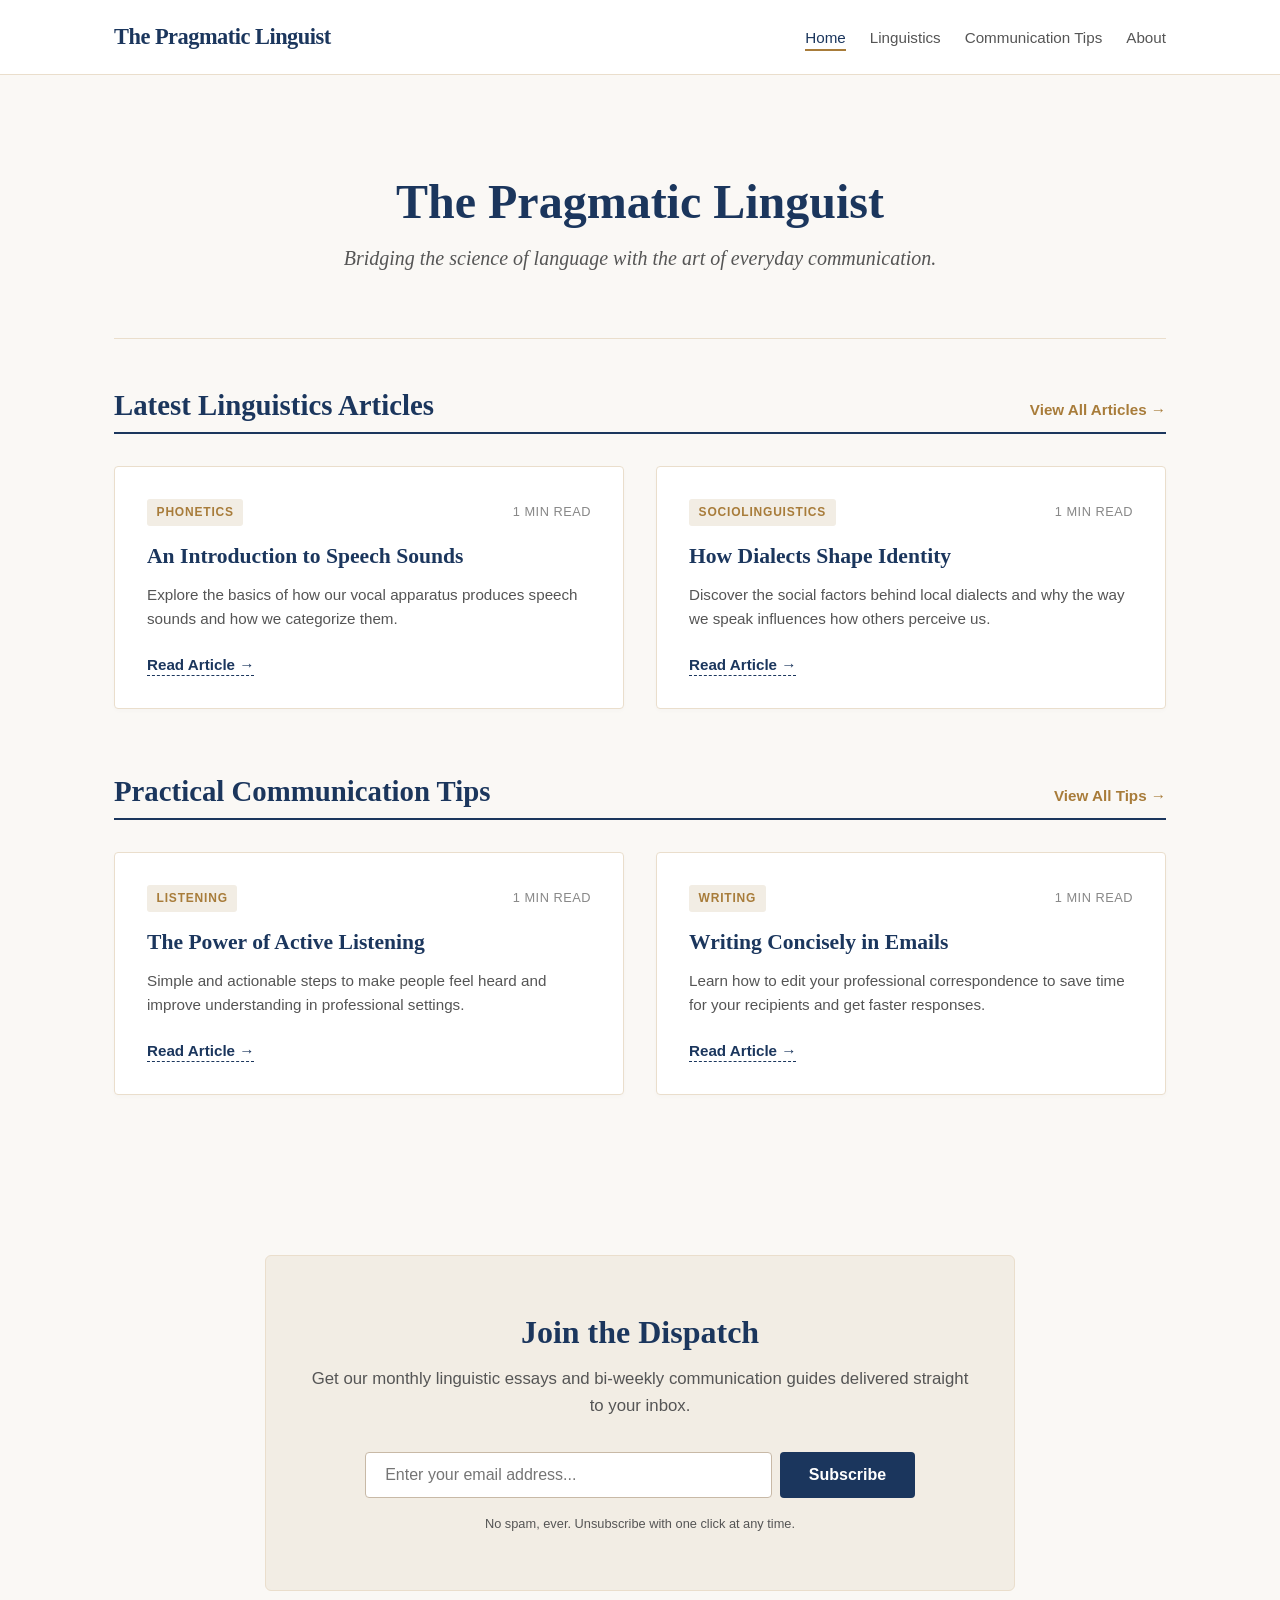
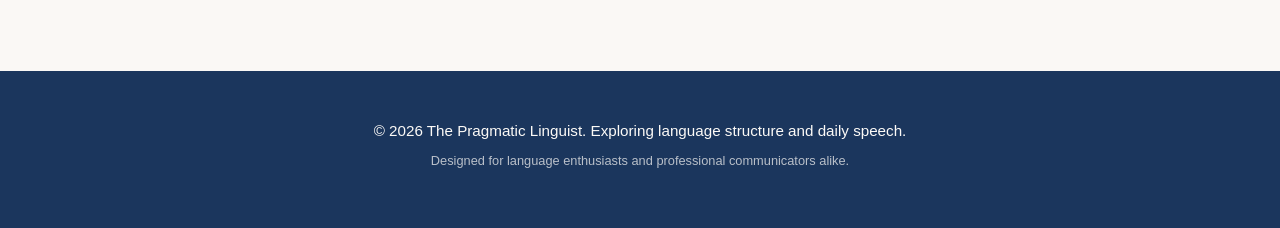
<file: index.html>
<!DOCTYPE html>
<html lang="en">
<head>
    <meta charset="UTF-8">
    <meta name="viewport" content="width=device-width, initial-scale=1.0">
    <!-- Standard SEO -->
<meta name="description" content="A publication bridging linguistic science with everyday communication tips.">

<!-- Social Media (Open Graph) -->
<meta property="og:title" content="The Pragmatic Linguist">
<meta property="og:description" content="Explore linguistic structure, phonetics, and practical writing and speaking tips.">
<meta property="og:image" content="https://yourusername.github.io/repository-name/images/og-share.png">
<meta property="og:type" content="website">
    <title>The Pragmatic Linguist - Science of Language & Art of Communication</title>
    <!-- Link to our external stylesheet -->
    <link rel="stylesheet" href="style.css">
</head>
<body>

    <!-- Header containing site title and navigation -->
    <header class="site-header">
        <div class="header-container">
            <div class="logo">
                <a href="index.html">The Pragmatic Linguist</a>
            </div>
            <nav class="main-nav">
                <ul class="nav-links">
                    <li><a href="index.html" class="active">Home</a></li>
                    <li><a href="linguistics.html">Linguistics</a></li>
                    <li><a href="communication.html">Communication Tips</a></li>
                    <li><a href="about.html">About</a></li>
                </ul>
            </nav>
        </div>
    </header>

    <!-- Main Content Area -->
    <main class="content-wrapper">
        
        <!-- Hero Section presenting the site mission -->
        <section class="hero">
            <h1>The Pragmatic Linguist</h1>
            <p class="tagline">Bridging the science of language with the art of everyday communication.</p>
        </section>

        <!-- Latest Linguistics Articles Section -->
        <section class="content-section" id="linguistics-preview">
            <div class="section-header">
                <h2>Latest Linguistics Articles</h2>
                <a href="linguistics.html" class="view-all">View All Articles &rarr;</a>
            </div>
            <div class="grid-container" id="linguistics-grid">
                <!-- PLACEHOLDER FOR LATEST LINGUISTICS ARTICLES -->
                <!-- Note: These will be rendered dynamically with JS in Step 4 -->
                <article class="card">
                    <span class="category-badge">Phonetics</span>
                    <h3>An Introduction to Speech Sounds</h3>
                    <p class="summary">Explore the basics of how our vocal apparatus produces speech sounds and how we categorize them.</p>
                    <a href="linguistics.html" class="read-link">Read full article</a>
                </article>
                
                <article class="card">
                    <span class="category-badge">Sociolinguistics</span>
                    <h3>How Dialects Shape Identity</h3>
                    <p class="summary">Discover the social factors behind local dialects and why the way we speak influences how others perceive us.</p>
                    <a href="linguistics.html" class="read-link">Read full article</a>
                </article>
            </div>
        </section>

        <!-- Latest Communication Tips Section -->
        <section class="content-section" id="communication-preview">
            <div class="section-header">
                <h2>Practical Communication Tips</h2>
                <a href="communication.html" class="view-all">View All Tips &rarr;</a>
            </div>
            <div class="grid-container" id="communication-grid">
                <!-- PLACEHOLDER FOR LATEST COMMUNICATION TIPS -->
                <!-- Note: These will be rendered dynamically with JS in Step 4 -->
                <article class="card">
                    <span class="category-badge">Listening</span>
                    <h3>The Power of Active Listening</h3>
                    <p class="summary">Simple and actionable steps to make people feel heard and improve understanding in professional settings.</p>
                    <a href="communication.html" class="read-link">Read full tip</a>
                </article>

                <article class="card">
                    <span class="category-badge">Writing</span>
                    <h3>Writing Concisely in Emails</h3>
                    <p class="summary">Learn how to edit your professional correspondence to save time for your recipients and get faster responses.</p>
                    <a href="communication.html" class="read-link">Read full tip</a>
                </article>
            </div>
        </section>

    </main>

    <!-- Newsletter Dispatch Section -->
    <section class="newsletter-section">
        <div class="newsletter-container">
            <h2>Join the Dispatch</h2>
            <p>Get our monthly linguistic essays and bi-weekly communication guides delivered straight to your inbox.</p>
            <form action="https://buttondown.email/api/emails/embed-subscribe/YOUR_BUTTONDOWN_USERNAME" method="post" target="popupwindow" class="newsletter-form">
                <input type="email" name="email" id="bd-email" placeholder="Enter your email address..." required>
                <button type="submit">Subscribe</button>
            </form>
            <p class="newsletter-disclaimer">No spam, ever. Unsubscribe with one click at any time.</p>
        </div>
    </section>

    <!-- Footer containing copyright and short site bio -->
    <footer class="site-footer">
        <div class="footer-container">
            <p>&copy; 2026 The Pragmatic Linguist. Exploring language structure and daily speech.</p>
            <p class="footer-subtext">Designed for language enthusiasts and professional communicators alike.</p>
        </div>
    </footer>

    <!-- Link to external JavaScript file -->
    <script src="script.js"></script>
</body>
</html>
</file>
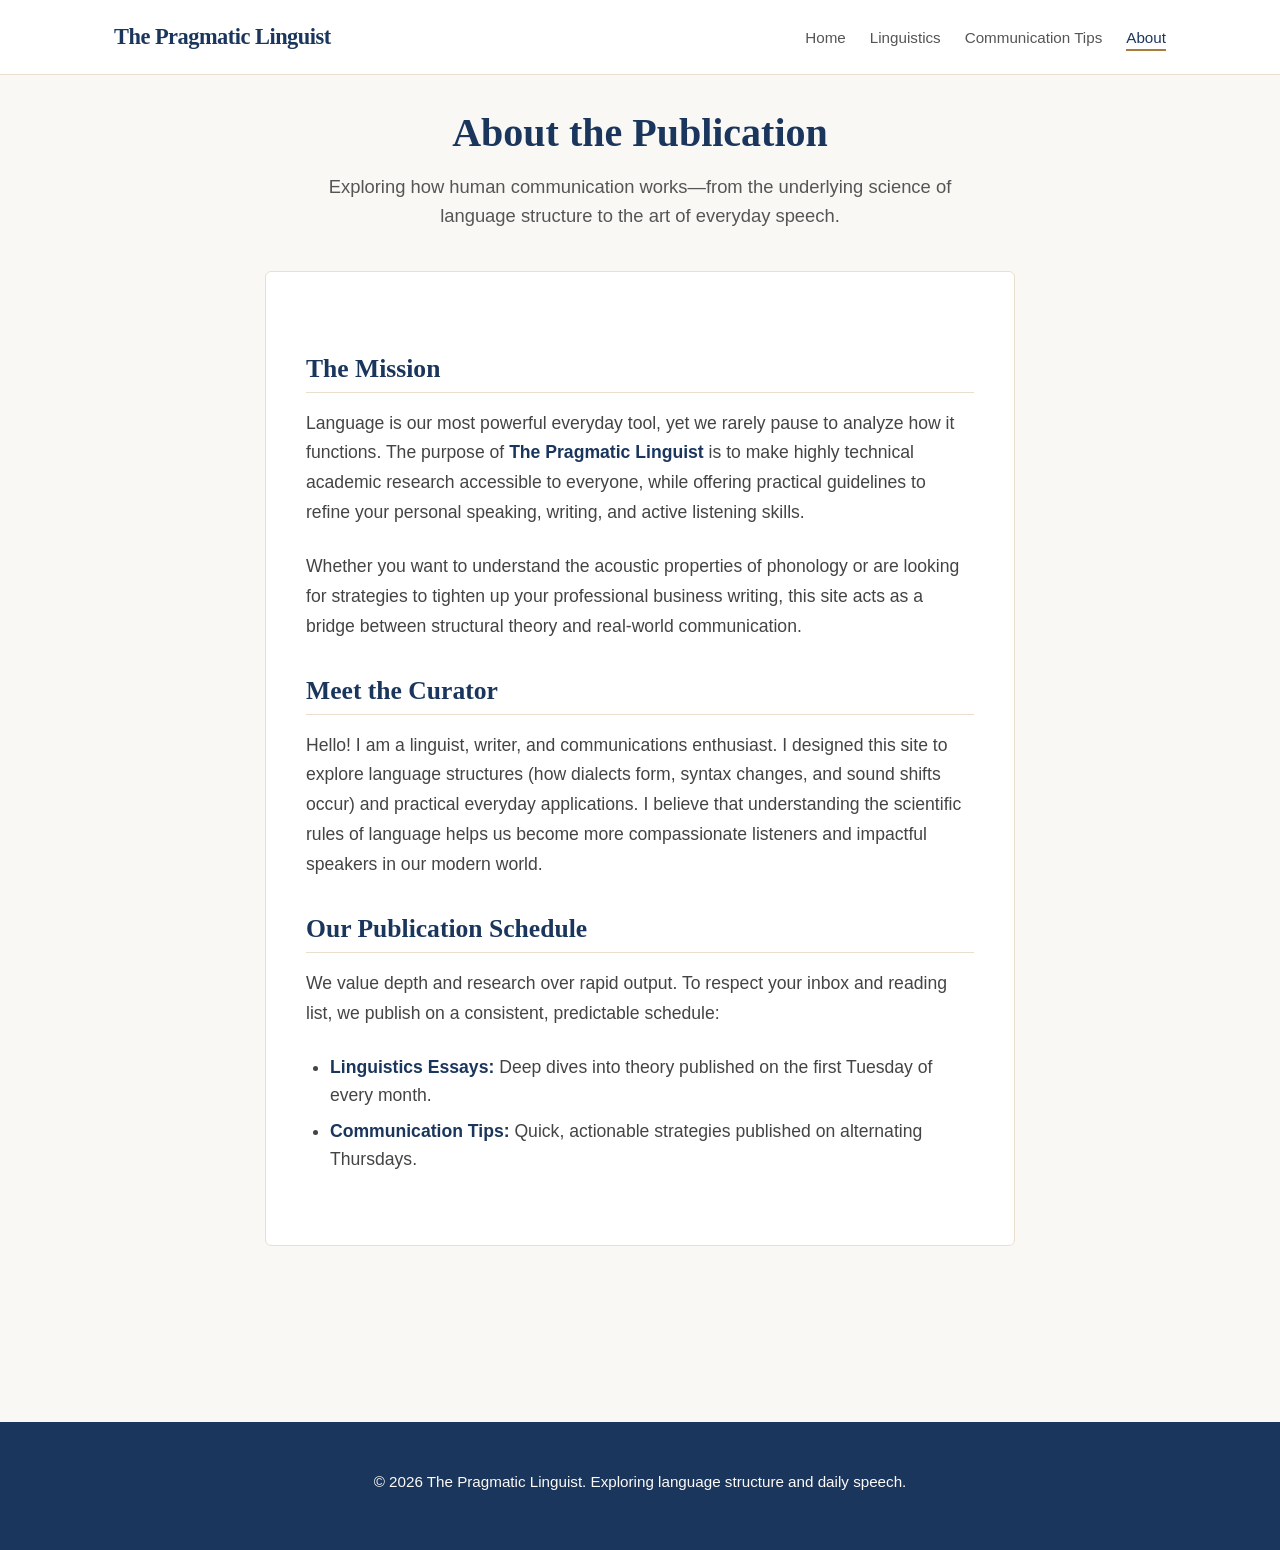
<file: about.html>
<!DOCTYPE html>
<html lang="en">
<head>
    <meta charset="UTF-8">
    <meta name="viewport" content="width=device-width, initial-scale=1.0">
    <!-- Standard SEO -->
<meta name="description" content="A publication bridging linguistic science with everyday communication tips.">

<!-- Social Media (Open Graph) -->
<meta property="og:title" content="The Pragmatic Linguist">
<meta property="og:description" content="Explore linguistic structure, phonetics, and practical writing and speaking tips.">
<meta property="og:image" content="https://yourusername.github.io/repository-name/images/og-share.png">
<meta property="og:type" content="website">
    <title>About - The Pragmatic Linguist</title>
    <link rel="stylesheet" href="style.css">
</head>
<body>

    <!-- Header -->
    <header class="site-header">
        <div class="header-container">
            <div class="logo">
                <a href="index.html">The Pragmatic Linguist</a>
            </div>
            <nav class="main-nav">
                <ul class="nav-links">
                    <li><a href="index.html">Home</a></li>
                    <li><a href="linguistics.html">Linguistics</a></li>
                    <li><a href="communication.html">Communication Tips</a></li>
                    <li><a href="about.html" class="active">About</a></li>
                </ul>
            </nav>
        </div>
    </header>

    <main class="content-wrapper">
        <section class="content-section">
            <div class="category-header">
                <h1>About the Publication</h1>
                <p class="category-intro">Exploring how human communication works—from the underlying science of language structure to the art of everyday speech.</p>
            </div>

            <!-- Single column reading layout -->
            <div class="about-content">
                <h2>The Mission</h2>
                <p>Language is our most powerful everyday tool, yet we rarely pause to analyze how it functions. The purpose of <strong>The Pragmatic Linguist</strong> is to make highly technical academic research accessible to everyone, while offering practical guidelines to refine your personal speaking, writing, and active listening skills.</p>
                <p>Whether you want to understand the acoustic properties of phonology or are looking for strategies to tighten up your professional business writing, this site acts as a bridge between structural theory and real-world communication.</p>

                <h2>Meet the Curator</h2>
                <p>Hello! I am a linguist, writer, and communications enthusiast. I designed this site to explore language structures (how dialects form, syntax changes, and sound shifts occur) and practical everyday applications. I believe that understanding the scientific rules of language helps us become more compassionate listeners and impactful speakers in our modern world.</p>

                <h2>Our Publication Schedule</h2>
                <p>We value depth and research over rapid output. To respect your inbox and reading list, we publish on a consistent, predictable schedule:</p>
                <ul>
                    <li><strong>Linguistics Essays:</strong> Deep dives into theory published on the first Tuesday of every month.</li>
                    <li><strong>Communication Tips:</strong> Quick, actionable strategies published on alternating Thursdays.</li>
                </ul>
            </div>
        </section>
    </main>

    <footer class="site-footer">
        <div class="footer-container">
            <p>&copy; 2026 The Pragmatic Linguist. Exploring language structure and daily speech.</p>
        </div>
    </footer>

    <script src="script.js"></script>
</body>
</html>
</file>
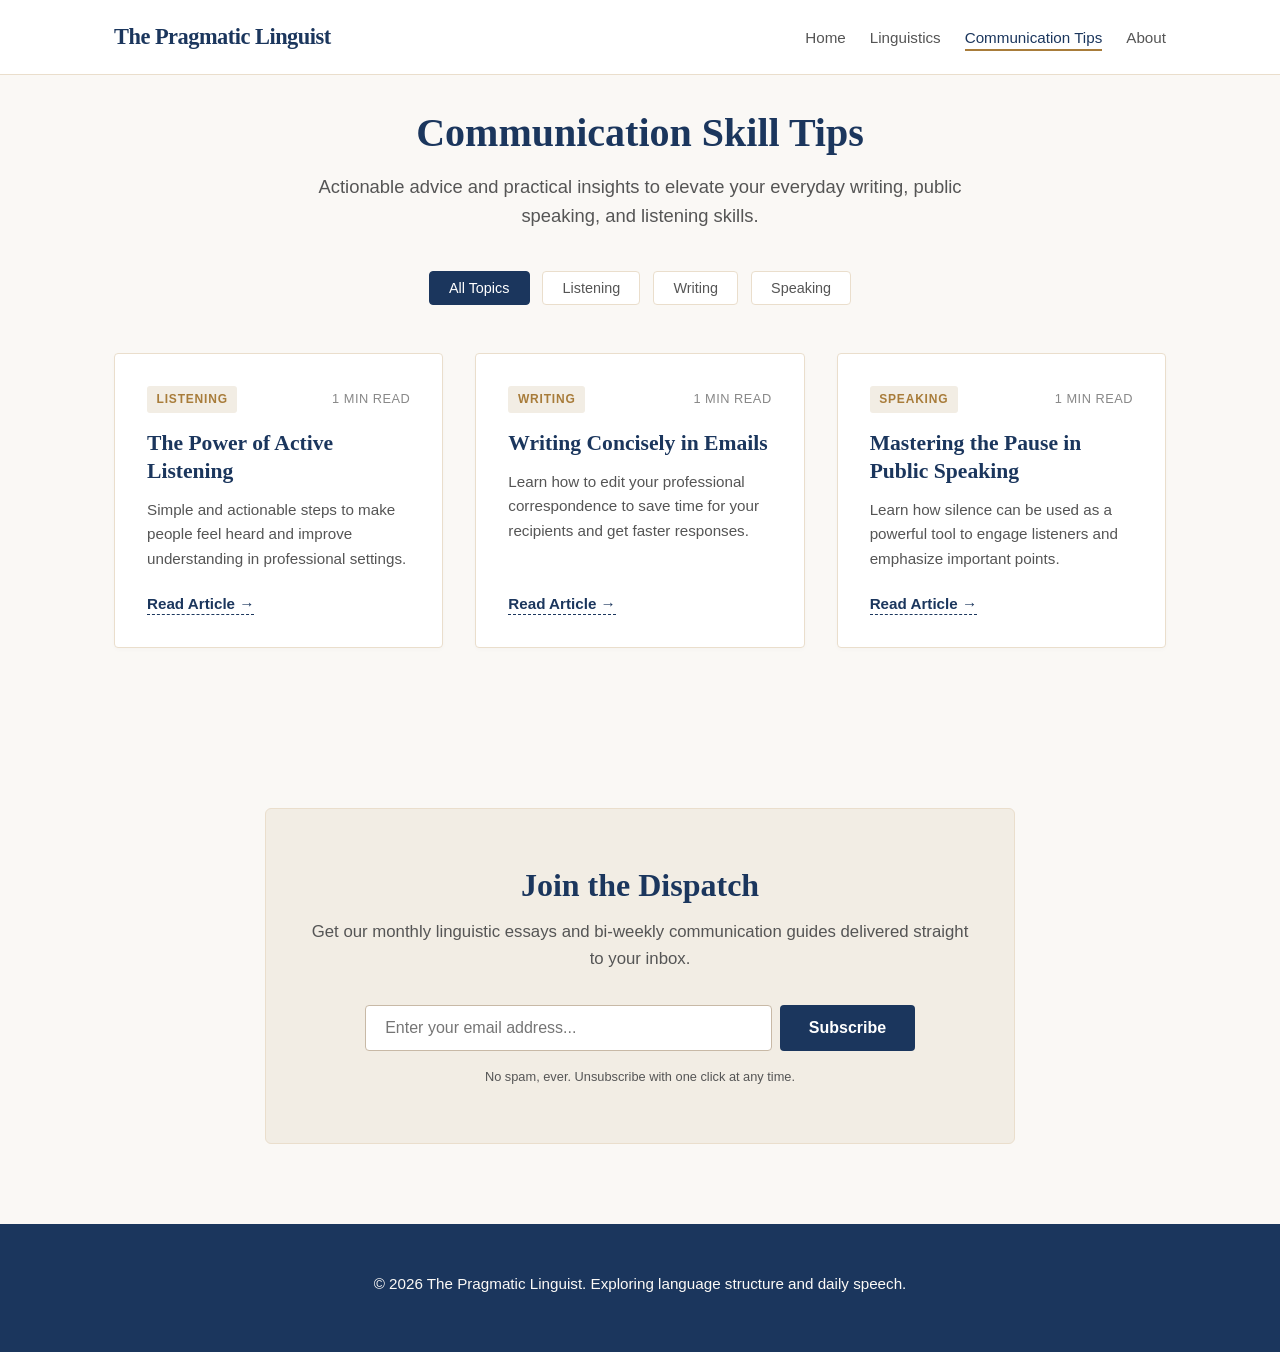
<file: communication.html>
<!DOCTYPE html>
<html lang="en">
<head>
    <meta charset="UTF-8">
    <meta name="viewport" content="width=device-width, initial-scale=1.0">
    <!-- Standard SEO -->
<meta name="description" content="A publication bridging linguistic science with everyday communication tips.">

<!-- Social Media (Open Graph) -->
<meta property="og:title" content="The Pragmatic Linguist">
<meta property="og:description" content="Explore linguistic structure, phonetics, and practical writing and speaking tips.">
<meta property="og:image" content="https://yourusername.github.io/repository-name/images/og-share.png">
<meta property="og:type" content="website">
    <title>Communication Tips - The Pragmatic Linguist</title>
    <link rel="stylesheet" href="style.css">
</head>
<body>

    <!-- Header -->
    <header class="site-header">
        <div class="header-container">
            <div class="logo">
                <a href="index.html">The Pragmatic Linguist</a>
            </div>
            <nav class="main-nav">
                <ul class="nav-links">
                    <li><a href="index.html">Home</a></li>
                    <li><a href="linguistics.html">Linguistics</a></li>
                    <li><a href="communication.html" class="active">Communication Tips</a></li>
                    <li><a href="about.html">About</a></li>
                </ul>
            </nav>
        </div>
    </header>

    <main class="content-wrapper">
        <section class="content-section">
            <div class="category-header">
                <h1>Communication Skill Tips</h1>
                <p class="category-intro">Actionable advice and practical insights to elevate your everyday writing, public speaking, and listening skills.</p>
            </div>

            <!-- Interactive Tag Filters -->
            <div class="filter-bar">
                <button class="filter-btn active" data-tag="all">All Topics</button>
                <button class="filter-btn" data-tag="Listening">Listening</button>
                <button class="filter-btn" data-tag="Writing">Writing</button>
                <button class="filter-btn" data-tag="Speaking">Speaking</button>
            </div>

            <!-- Target Grid for JavaScript rendering -->
            <div class="grid-container" id="communication-page-grid"></div>
        </section>
    </main>

    <!-- Global Reading Modal (Overlay) -->
    <div class="modal" id="reading-modal">
        <div class="modal-card">
            <button class="close-btn" id="modal-close">&times;</button>
            <div class="modal-meta-wrapper">
                <span class="modal-tag" id="modal-tag">Tag</span>
                <span class="modal-time" id="modal-time">1 min read</span>
            </div>
            <h2 class="modal-title" id="modal-title">Article Title</h2>
            <div class="modal-body">
                <p id="modal-content">Article text goes here...</p>
            </div>
        </div>
    </div>

    <!-- Newsletter Dispatch Section -->
    <section class="newsletter-section">
        <div class="newsletter-container">
            <h2>Join the Dispatch</h2>
            <p>Get our monthly linguistic essays and bi-weekly communication guides delivered straight to your inbox.</p>
            <form action="https://buttondown.email/api/emails/embed-subscribe/YOUR_BUTTONDOWN_USERNAME" method="post" target="popupwindow" class="newsletter-form">
                <input type="email" name="email" id="bd-email" placeholder="Enter your email address..." required>
                <button type="submit">Subscribe</button>
            </form>
            <p class="newsletter-disclaimer">No spam, ever. Unsubscribe with one click at any time.</p>
        </div>
    </section>
    <footer class="site-footer">
        <div class="footer-container">
            <p>&copy; 2026 The Pragmatic Linguist. Exploring language structure and daily speech.</p>
        </div>
    </footer>

    <script src="script.js"></script>
</body>
</html>
</file>
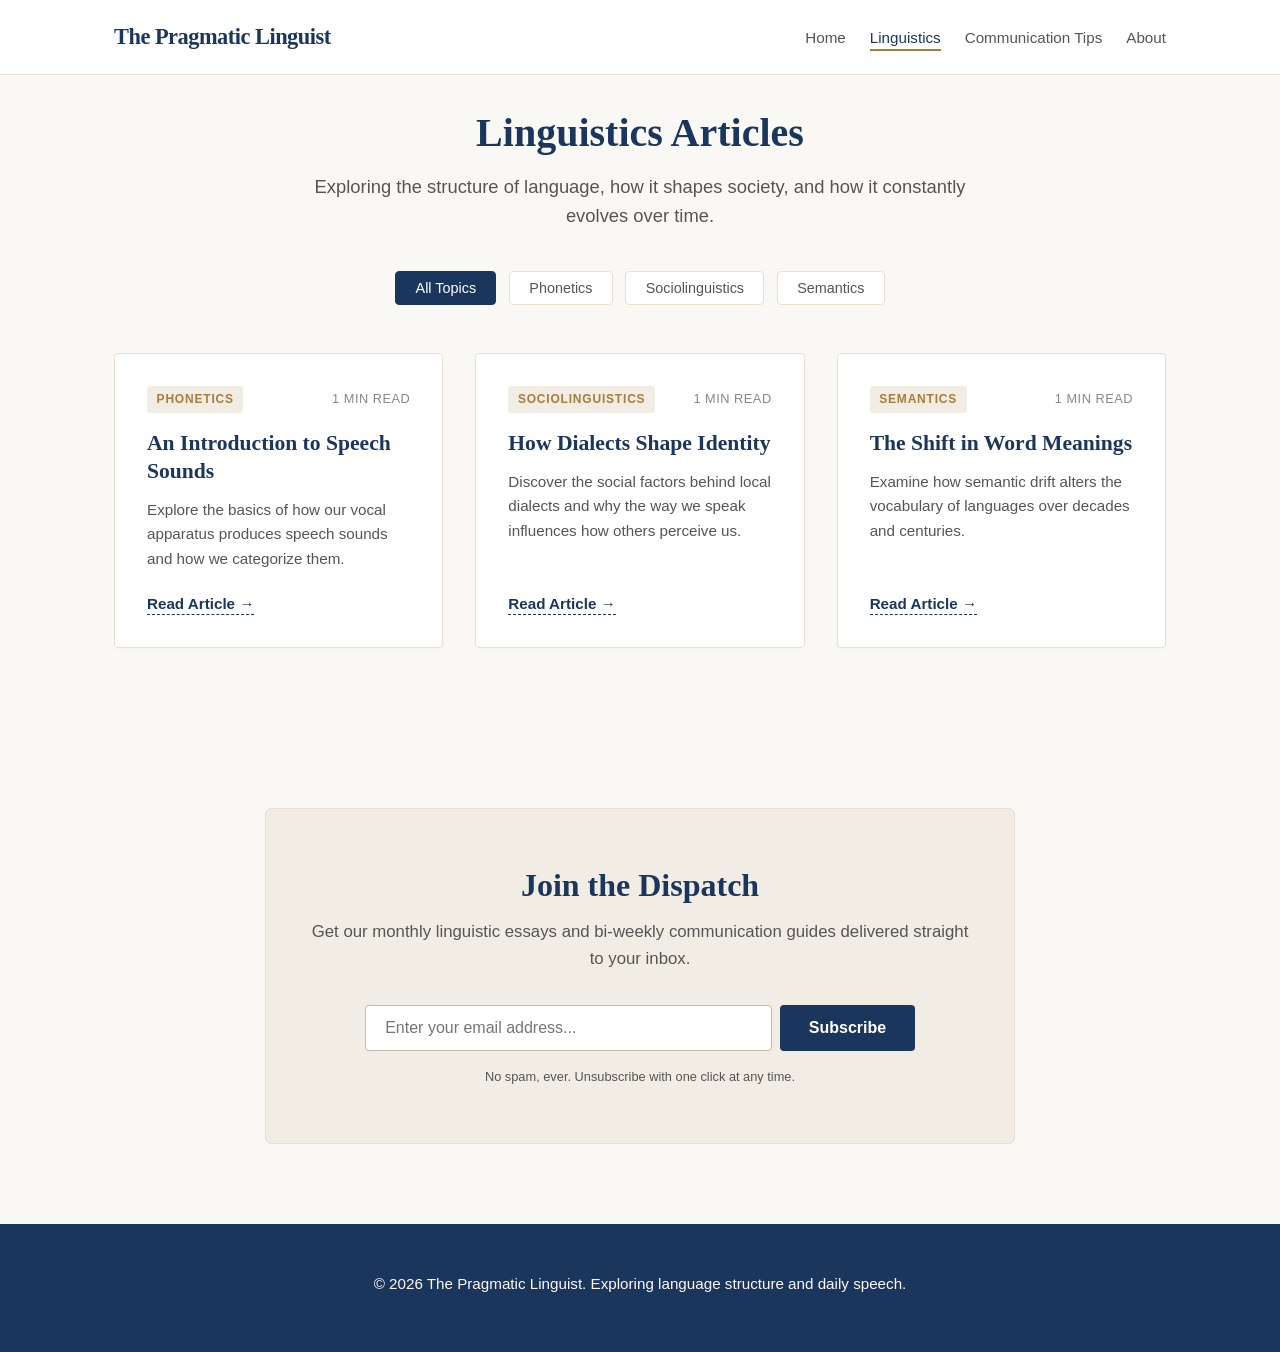
<file: linguistics.html>
<!DOCTYPE html>
<html lang="en">
<head>
    <meta charset="UTF-8">
    <meta name="viewport" content="width=device-width, initial-scale=1.0">
    <!-- Standard SEO -->
<meta name="description" content="A publication bridging linguistic science with everyday communication tips.">

<!-- Social Media (Open Graph) -->
<meta property="og:title" content="The Pragmatic Linguist">
<meta property="og:description" content="Explore linguistic structure, phonetics, and practical writing and speaking tips.">
<meta property="og:image" content="https://yourusername.github.io/repository-name/images/og-share.png">
<meta property="og:type" content="website">
    <title>Linguistics Articles - The Pragmatic Linguist</title>
    <link rel="stylesheet" href="style.css">
</head>
<body>

    <!-- Header -->
    <header class="site-header">
        <div class="header-container">
            <div class="logo">
                <a href="index.html">The Pragmatic Linguist</a>
            </div>
            <nav class="main-nav">
                <ul class="nav-links">
                    <li><a href="index.html">Home</a></li>
                    <li><a href="linguistics.html" class="active">Linguistics</a></li>
                    <li><a href="communication.html">Communication Tips</a></li>
                    <li><a href="about.html">About</a></li>
                </ul>
            </nav>
        </div>
    </header>

    <main class="content-wrapper">
        <section class="content-section">
            <div class="category-header">
                <h1>Linguistics Articles</h1>
                <p class="category-intro">Exploring the structure of language, how it shapes society, and how it constantly evolves over time.</p>
            </div>

            <!-- Interactive Tag Filters -->
            <div class="filter-bar">
                <button class="filter-btn active" data-tag="all">All Topics</button>
                <button class="filter-btn" data-tag="Phonetics">Phonetics</button>
                <button class="filter-btn" data-tag="Sociolinguistics">Sociolinguistics</button>
                <button class="filter-btn" data-tag="Semantics">Semantics</button>
            </div>

            <!-- Target Grid for JavaScript rendering -->
            <div class="grid-container" id="linguistics-page-grid"></div>
        </section>
    </main>

    <!-- Global Reading Modal (Overlay) -->
    <div class="modal" id="reading-modal">
        <div class="modal-card">
            <button class="close-btn" id="modal-close">&times;</button>
            <div class="modal-meta-wrapper">
                <span class="modal-tag" id="modal-tag">Tag</span>
                <span class="modal-time" id="modal-time">1 min read</span>
            </div>
            <h2 class="modal-title" id="modal-title">Article Title</h2>
            <div class="modal-body">
                <p id="modal-content">Article text goes here...</p>
            </div>
        </div>
    </div>

    <!-- Newsletter Dispatch Section -->
    <section class="newsletter-section">
        <div class="newsletter-container">
            <h2>Join the Dispatch</h2>
            <p>Get our monthly linguistic essays and bi-weekly communication guides delivered straight to your inbox.</p>
            <form action="https://buttondown.email/api/emails/embed-subscribe/YOUR_BUTTONDOWN_USERNAME" method="post" target="popupwindow" class="newsletter-form">
                <input type="email" name="email" id="bd-email" placeholder="Enter your email address..." required>
                <button type="submit">Subscribe</button>
            </form>
            <p class="newsletter-disclaimer">No spam, ever. Unsubscribe with one click at any time.</p>
        </div>
    </section>
    <footer class="site-footer">
        <div class="footer-container">
            <p>&copy; 2026 The Pragmatic Linguist. Exploring language structure and daily speech.</p>
        </div>
    </footer>

    <script src="script.js"></script>
</body>
</html>
</file>
<file: style.css>
/* ==========================================================================
   1. Base & Reset Styles
   ========================================================================== */
* {
    box-sizing: border-box;
    margin: 0;
    padding: 0;
}

body {
    font-family: -apple-system, BlinkMacSystemFont, "Segoe UI", Roboto, Oxygen, Ubuntu, Cantarell, "Helvetica Neue", sans-serif;
    font-size: 1.1rem;
    line-height: 1.6;
    color: #2d2d2d;
    background-color: #faf8f5; /* Calm cream background */
}

/* Headings: Academic serif typography */
h1, h2, h3, h4 {
    font-family: "Georgia", "Times New Roman", serif;
    color: #1b365d; /* Elegant deep navy */
    font-weight: 700;
    line-height: 1.3;
}

a {
    color: #1b365d;
    text-decoration: none;
    transition: color 0.2s ease-in-out;
}

a:hover {
    color: #a87c3a; /* Warm gold on hover */
}

/* ==========================================================================
   2. Layout Container
   ========================================================================== */
.content-wrapper {
    max-width: 1100px;
    margin: 0 auto;
    padding: 2rem 1.5rem;
}

/* ==========================================================================
   3. Header & Navigation Menu
   ========================================================================== */
.site-header {
    background-color: #ffffff;
    border-bottom: 1px solid #eadecc; /* Subtle warm border */
    position: sticky;
    top: 0;
    z-index: 100;
}

.header-container {
    max-width: 1100px;
    margin: 0 auto;
    padding: 1.2rem 1.5rem;
    display: flex;
    justify-content: space-between;
    align-items: center;
    flex-wrap: wrap;
}

.logo a {
    font-family: "Georgia", serif;
    font-size: 1.4rem;
    font-weight: 700;
    letter-spacing: -0.5px;
}

.nav-links {
    list-style: none;
    display: flex;
    gap: 1.5rem;
}

.nav-links a {
    font-size: 0.95rem;
    font-weight: 500;
    color: #555555;
    padding-bottom: 0.2rem;
}

.nav-links a:hover,
.nav-links a.active {
    color: #1b365d;
    border-bottom: 2px solid #a87c3a;
}

/* ==========================================================================
   4. Hero Section
   ========================================================================== */
.hero {
    text-align: center;
    padding: 4rem 1rem;
    border-bottom: 1px solid #eadecc;
    margin-bottom: 3rem;
}

.hero h1 {
    font-size: 3rem;
    margin-bottom: 0.5rem;
}

.hero .tagline {
    font-size: 1.25rem;
    color: #555555;
    font-style: italic;
    font-family: "Georgia", serif;
}

/* ==========================================================================
   5. Content Sections & Grid Cards
   ========================================================================== */
.content-section {
    margin-bottom: 4rem;
}

.section-header {
    display: flex;
    justify-content: space-between;
    align-items: baseline;
    border-bottom: 2px solid #1b365d;
    padding-bottom: 0.5rem;
    margin-bottom: 2rem;
}

.section-header h2 {
    font-size: 1.8rem;
}

.view-all {
    font-size: 0.95rem;
    font-weight: 600;
    color: #a87c3a;
}

/* Flexbox/Grid responsive cards layout */
.grid-container {
    display: grid;
    grid-template-columns: repeat(auto-fit, minmax(300px, 1fr));
    gap: 2rem;
}

.card {
    background-color: #ffffff;
    border: 1px solid #eadecc;
    border-radius: 4px;
    padding: 2rem;
    display: flex;
    flex-direction: column;
    justify-content: space-between;
    box-shadow: 0 2px 4px rgba(0, 0, 0, 0.02);
    transition: transform 0.2s ease, box-shadow 0.2s ease;
}

.card:hover {
    transform: translateY(-4px);
    box-shadow: 0 10px 20px rgba(43, 92, 95, 0.05);
}

.category-badge {
    display: inline-block;
    align-self: flex-start;
    background-color: #f2ede4;
    color: #a87c3a;
    font-size: 0.75rem;
    text-transform: uppercase;
    font-weight: 700;
    letter-spacing: 0.8px;
    padding: 0.25rem 0.6rem;
    border-radius: 3px;
    margin-bottom: 1rem;
}

.card h3 {
    font-size: 1.35rem;
    margin-bottom: 0.8rem;
}

.card .summary {
    font-size: 0.95rem;
    color: #555555;
    margin-bottom: 1.5rem;
    flex-grow: 1;
}

.read-link {
    font-size: 0.9rem;
    font-weight: 600;
    border-bottom: 1px dashed #1b365d;
    align-self: flex-start;
}

/* ==========================================================================
   6. Footer
   ========================================================================== */
.site-footer {
    background-color: #1b365d;
    color: #fcfaf7;
    text-align: center;
    padding: 3rem 1.5rem;
    margin-top: 5rem;
}

.footer-container p {
    font-size: 0.95rem;
    margin-bottom: 0.5rem;
}

.footer-subtext {
    font-size: 0.8rem !important;
    opacity: 0.7;
}

/* ==========================================================================
   7. Mobile Responsiveness Media Queries
   ========================================================================== */
@media (max-width: 768px) {
    .header-container {
        flex-direction: column;
        gap: 1rem;
        text-align: center;
    }

    .hero h1 {
        font-size: 2.2rem;
    }

    .hero .tagline {
        font-size: 1.1rem;
    }

    .section-header {
        flex-direction: column;
        gap: 0.5rem;
    }

    .grid-container {
        grid-template-columns: 1fr;
    }
}

/* ==========================================================================
   8. Filter Buttons & Category Header
   ========================================================================== */
.category-header {
    text-align: center;
    margin-bottom: 2.5rem;
}

.category-header h1 {
    font-size: 2.5rem;
    margin-bottom: 0.8rem;
}

.category-intro {
    max-width: 700px;
    margin: 0 auto;
    color: #555555;
    font-size: 1.15rem;
}

.filter-bar {
    display: flex;
    justify-content: center;
    gap: 0.8rem;
    margin-bottom: 3rem;
    flex-wrap: wrap;
}

.filter-btn {
    background-color: #ffffff;
    border: 1px solid #eadecc;
    padding: 0.5rem 1.2rem;
    font-size: 0.9rem;
    font-weight: 500;
    color: #555555;
    cursor: pointer;
    border-radius: 4px;
    transition: all 0.2s ease;
}

.filter-btn:hover,
.filter-btn.active {
    background-color: #1b365d;
    color: #ffffff;
    border-color: #1b365d;
}

/* Card Button Override */
.read-button {
    background: none;
    border: none;
    font-family: inherit;
    font-size: 0.95rem;
    font-weight: 600;
    color: #1b365d;
    border-bottom: 1px dashed #1b365d;
    padding-bottom: 2px;
    cursor: pointer;
    align-self: flex-start;
    transition: color 0.2s, border-color 0.2s;
}

.read-button:hover {
    color: #a87c3a;
    border-color: #a87c3a;
}

/* ==========================================================================
   9. Article Reading Modal (Overlay View)
   ========================================================================== */
.modal {
    position: fixed;
    top: 0;
    left: 0;
    width: 100%;
    height: 100%;
    background-color: rgba(27, 54, 93, 0.4); /* Elegant deep blue tint */
    backdrop-filter: blur(4px);
    display: flex;
    justify-content: center;
    align-items: center;
    opacity: 0;
    visibility: hidden;
    transition: opacity 0.3s ease, visibility 0.3s ease;
    z-index: 1000;
    padding: 1.5rem;
}

.modal.active {
    opacity: 1;
    visibility: visible;
}

.modal-card {
    background-color: #faf8f5;
    max-width: 650px;
    width: 100%;
    border-radius: 8px;
    padding: 2.5rem;
    position: relative;
    box-shadow: 0 15px 30px rgba(0, 0, 0, 0.15);
    transform: translateY(20px);
    transition: transform 0.3s ease;
    max-height: 90vh;
    overflow-y: auto;
}

.modal.active .modal-card {
    transform: translateY(0);
}

.close-btn {
    position: absolute;
    top: 1.2rem;
    right: 1.5rem;
    background: none;
    border: none;
    font-size: 2rem;
    line-height: 1;
    cursor: pointer;
    color: #888888;
    transition: color 0.2s;
}

.close-btn:hover {
    color: #1b365d;
}

.modal-tag {
    display: inline-block;
    color: #a87c3a;
    font-weight: 700;
    font-size: 0.8rem;
    text-transform: uppercase;
    letter-spacing: 0.8px;
    margin-bottom: 0.8rem;
}

.modal-title {
    margin-bottom: 1.5rem;
    font-size: 1.8rem;
}

.modal-body p {
    font-size: 1.05rem;
    line-height: 1.7;
    color: #3d3d3d;
}

/* ==========================================================================
   10. About Page Editorial Layout
   ========================================================================== */
.about-content {
    max-width: 750px;
    margin: 0 auto;
    background-color: #ffffff;
    border: 1px solid #eadecc;
    border-radius: 6px;
    padding: 3rem 2.5rem;
}

.about-content h2 {
    margin-top: 2rem;
    margin-bottom: 1rem;
    font-size: 1.6rem;
    border-bottom: 1px solid #eadecc;
    padding-bottom: 0.4rem;
}

.about-content p {
    margin-bottom: 1.5rem;
    color: #444444;
    line-height: 1.7;
}

.about-content ul {
    margin-left: 1.5rem;
    margin-bottom: 1.5rem;
    color: #444444;
}

.about-content li {
    margin-bottom: 0.5rem;
}

.about-content strong {
    color: #1b365d;
}

@media (max-width: 600px) {
    .about-content {
        padding: 2rem 1.2rem;
    }
}

/* ==========================================================================
   11. Cards Meta & Reading Details
   ========================================================================== */
.card-meta {
    display: flex;
    justify-content: space-between;
    align-items: center;
    margin-bottom: 1rem;
}

.card-meta .category-badge {
    margin-bottom: 0; /* Override old margin */
}

.read-time {
    font-size: 0.8rem;
    color: #888888;
    text-transform: uppercase;
    font-weight: 500;
    letter-spacing: 0.5px;
}

.modal-meta-wrapper {
    display: flex;
    gap: 1.5rem;
    margin-bottom: 1.2rem;
    align-items: center;
}

.modal-time {
    font-size: 0.85rem;
    color: #888888;
    text-transform: uppercase;
    font-weight: 600;
}

/* ==========================================================================
   12. Newsletter Form Section
   ========================================================================== */
.newsletter-section {
    background-color: #f2ede4; /* Warmer shaded beige box */
    border: 1px solid #eadecc;
    border-radius: 6px;
    padding: 3.5rem 2.5rem;
    margin: 4rem auto 1rem auto;
    max-width: 750px;
    text-align: center;
}

.newsletter-container h2 {
    font-size: 2rem;
    margin-bottom: 0.8rem;
}

.newsletter-container p {
    color: #555555;
    margin-bottom: 2rem;
    font-size: 1.05rem;
}

.newsletter-form {
    display: flex;
    justify-content: center;
    gap: 0.5rem;
    max-width: 550px;
    margin: 0 auto;
}

.newsletter-form input[type="email"] {
    flex-grow: 1;
    padding: 0.8rem 1.2rem;
    border: 1px solid #c8b9a6;
    border-radius: 4px;
    font-family: inherit;
    font-size: 1rem;
    background-color: #ffffff;
}

.newsletter-form input[type="email"]:focus {
    outline: none;
    border-color: #1b365d;
    box-shadow: 0 0 0 3px rgba(27, 54, 93, 0.1);
}

.newsletter-form button {
    background-color: #1b365d;
    color: #ffffff;
    border: none;
    padding: 0.8rem 1.8rem;
    font-size: 1rem;
    font-weight: 600;
    border-radius: 4px;
    cursor: pointer;
    transition: background-color 0.2s;
}

.newsletter-form button:hover {
    background-color: #a87c3a;
}

.newsletter-disclaimer {
    font-size: 0.8rem !important;
    color: #888888;
    margin-top: 1rem;
    margin-bottom: 0 !important;
}

@media (max-width: 600px) {
    .newsletter-form {
        flex-direction: column;
        gap: 0.8rem;
    }
    
    .newsletter-section {
        padding: 2.5rem 1.5rem;
    }
}

/* ==========================================================================
   12. Newsletter Form Section
   ========================================================================== */
.newsletter-section {
    background-color: #f2ede4; /* Warmer shaded beige box */
    border: 1px solid #eadecc;
    border-radius: 6px;
    padding: 3.5rem 2.5rem;
    margin: 4rem auto 1rem auto;
    max-width: 750px;
    text-align: center;
}

.newsletter-container h2 {
    font-size: 2rem;
    margin-bottom: 0.8rem;
}

.newsletter-container p {
    color: #555555;
    margin-bottom: 2rem;
    font-size: 1.05rem;
}

.newsletter-form {
    display: flex;
    justify-content: center;
    gap: 0.5rem;
    max-width: 550px;
    margin: 0 auto;
}

.newsletter-form input[type="email"] {
    flex-grow: 1;
    padding: 0.8rem 1.2rem;
    border: 1px solid #c8b9a6;
    border-radius: 4px;
    font-family: inherit;
    font-size: 1rem;
    background-color: #ffffff;
}

.newsletter-form input[type="email"]:focus {
    outline: none;
    border-color: #1b365d;
    box-shadow: 0 0 0 3px rgba(27, 54, 93, 0.1);
}

.newsletter-form button {
    background-color: #1b365d;
    color: #ffffff;
    border: none;
    padding: 0.8rem 1.8rem;
    font-size: 1rem;
    font-weight: 600;
    border-radius: 4px;
    cursor: pointer;
    transition: background-color 0.2s;
}

.newsletter-form button:hover {
    background-color: #a87c3a;
}
</file>
